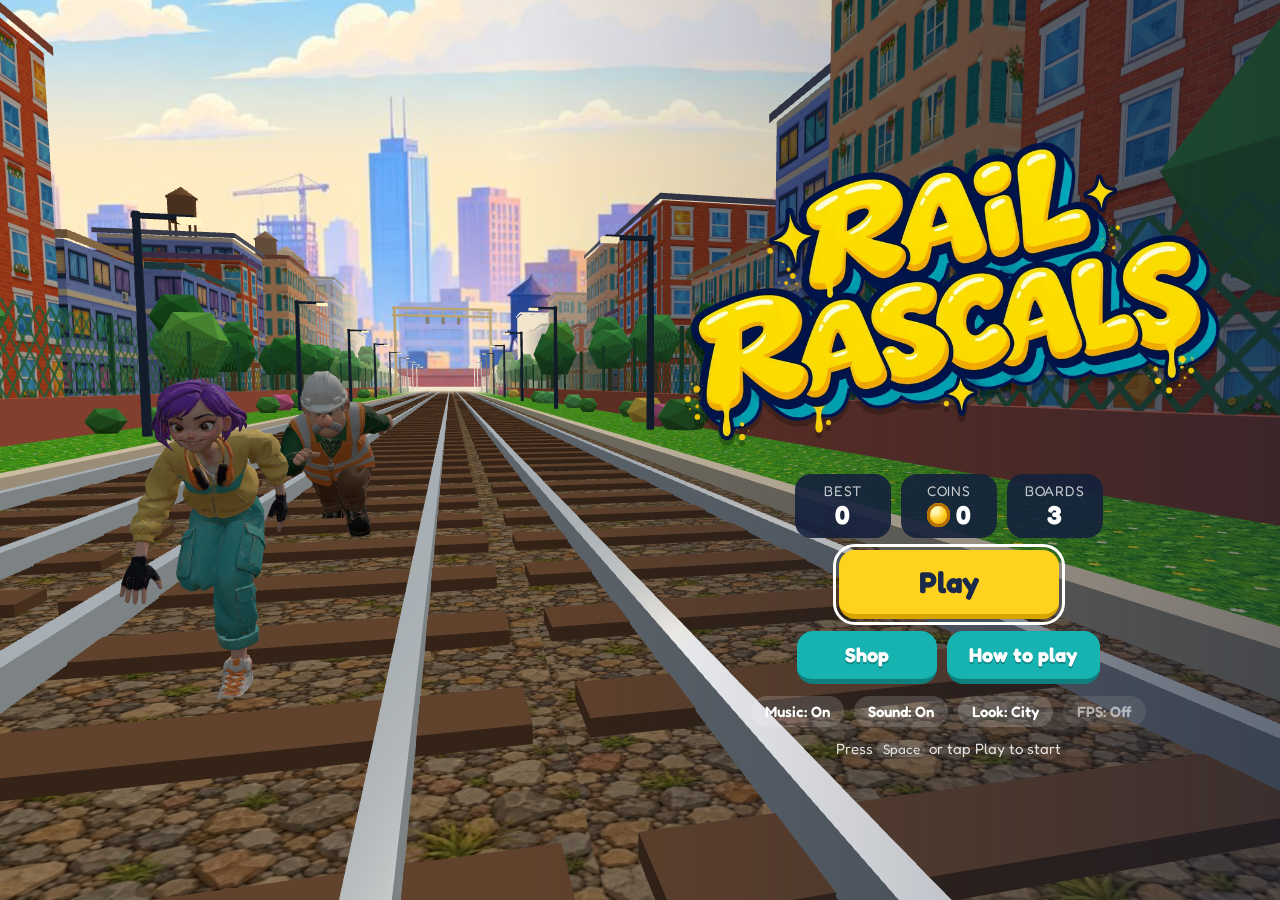
<file: index.html>
<!doctype html>
<html lang="en">
<head>
  <meta charset="utf-8">
  <meta name="viewport" content="width=device-width, initial-scale=1, maximum-scale=1, user-scalable=no, viewport-fit=cover">
  <title>Rail Rascals</title>
  <meta name="description" content="Rail Rascals — a 3D endless runner through a sunny rail yard.">
  <meta name="theme-color" content="#1b2a4a">
  <link rel="preconnect" href="https://fonts.googleapis.com">
  <link rel="preconnect" href="https://fonts.gstatic.com" crossorigin>
  <link href="https://fonts.googleapis.com/css2?family=Fredoka:wght@500;600;700&display=swap" rel="stylesheet">
  <link rel="stylesheet" href="css/style.css">
  <script type="importmap">
    { "imports": { "three": "./vendor/three/three.module.js", "three/addons/": "./vendor/three/addons/" } }
  </script>
</head>
<body>
  <div id="app">
    <canvas id="game" aria-label="Rail Rascals game view"></canvas>
    <div id="touch" aria-hidden="true"></div>
    <div id="fps" class="fps hidden" aria-hidden="true"></div>

    <!-- In-game HUD -->
    <div id="hud" class="hidden">
      <div class="hud-top">
        <button id="btn-pause" class="icon-btn" aria-label="Pause">
          <svg viewBox="0 0 24 24" width="22" height="22"><rect x="5" y="4" width="5" height="16" rx="1.5" fill="currentColor"/><rect x="14" y="4" width="5" height="16" rx="1.5" fill="currentColor"/></svg>
        </button>
        <div class="hud-right">
          <div class="pill score-pill"><span id="score">0</span><span id="mult" class="mult">x1</span></div>
          <div class="pill coin-pill"><span class="coin-icon"></span><span id="coins">0</span></div>
        </div>
      </div>
      <div id="powerups"></div>
      <button id="btn-board" class="board-btn" aria-label="Use hoverboard">
        <span class="board-icon"></span>
        <span id="board-count">0</span>
        <span id="board-bar" class="board-bar"><i></i></span>
      </button>
      <div id="toast" class="toast"></div>
      <div id="countdown" class="countdown hidden"></div>
    </div>

    <!-- Title screen -->
    <section id="menu" class="screen menu hidden">
      <img class="logo" src="assets/textures/logo.webp" alt="Rail Rascals">
      <div class="menu-bottom">
        <div class="menu-stats">
          <div class="stat"><span class="label">Best</span><span id="menu-best" class="value">0</span></div>
          <div class="stat"><span class="label">Coins</span><span class="value"><span class="coin-icon small"></span><span id="menu-coins">0</span></span></div>
          <div class="stat"><span class="label">Boards</span><span id="menu-boards" class="value">0</span></div>
        </div>
        <button id="btn-play" class="btn big primary">Play</button>
        <div class="row">
          <button id="btn-shop" class="btn">Shop</button>
          <button id="btn-help" class="btn">How to play</button>
        </div>
        <div class="row toggles">
          <button id="btn-music" class="chip" aria-pressed="true">Music: On</button>
          <button id="btn-sfx" class="chip" aria-pressed="true">Sound: On</button>
          <button id="btn-theme" class="chip">Look: City</button>
          <button id="btn-fps" class="chip" aria-pressed="false">FPS: Off</button>
        </div>
        <p class="hint">Press <kbd>Space</kbd> or tap Play to start</p>
      </div>
    </section>

    <!-- Pause -->
    <section id="pause" class="screen hidden">
      <div class="panel">
        <h2>Paused</h2>
        <button id="btn-resume" class="btn big primary">Resume</button>
        <div class="row">
          <button id="btn-restart" class="btn">Restart</button>
          <button id="btn-quit" class="btn">Main menu</button>
        </div>
      </div>
    </section>

    <!-- Game over -->
    <section id="over" class="screen hidden">
      <div class="panel">
        <h2 id="over-title">Busted!</h2>
        <div id="over-newbest" class="badge hidden">New best!</div>
        <div class="results">
          <div class="stat"><span class="label">Score</span><span id="over-score" class="value">0</span></div>
          <div class="stat"><span class="label">Coins</span><span class="value"><span class="coin-icon small"></span><span id="over-coins">0</span></span></div>
          <div class="stat"><span class="label">Best</span><span id="over-best" class="value">0</span></div>
        </div>
        <button id="btn-again" class="btn big primary">Run again</button>
        <div class="row">
          <button id="btn-over-shop" class="btn">Shop</button>
          <button id="btn-over-menu" class="btn">Main menu</button>
        </div>
      </div>
    </section>

    <!-- Shop -->
    <section id="shop" class="screen hidden">
      <div class="panel wide">
        <h2>Shop</h2>
        <div class="bank"><span class="coin-icon small"></span><span id="shop-coins">0</span></div>
        <ul id="shop-list" class="shop-list"></ul>
        <button id="btn-shop-back" class="btn">Back</button>
      </div>
    </section>

    <!-- Help -->
    <section id="help" class="screen hidden">
      <div class="panel wide">
        <h2>How to play</h2>
        <div class="help-grid">
          <div>
            <h3>Keyboard</h3>
            <ul>
              <li><kbd>←</kbd> <kbd>→</kbd> or <kbd>A</kbd> <kbd>D</kbd> — switch lanes</li>
              <li><kbd>↑</kbd> <kbd>W</kbd> <kbd>Space</kbd> — jump</li>
              <li><kbd>↓</kbd> <kbd>S</kbd> — roll (drops you fast in mid-air)</li>
              <li><kbd>E</kbd> or <kbd>Shift</kbd> — hoverboard</li>
              <li><kbd>P</kbd> or <kbd>Esc</kbd> — pause</li>
              <li><kbd>F</kbd> — show or hide the FPS counter</li>
            </ul>
          </div>
          <div>
            <h3>Touch</h3>
            <ul>
              <li>Swipe left / right / up / down</li>
              <li>Double-tap for a hoverboard</li>
            </ul>
            <h3>Tips</h3>
            <ul>
              <li>Jump the red &amp; white hurdles, roll under the yellow “DUCK!” gates.</li>
              <li>Ramps lead up onto train roofs — the safest place to be.</li>
              <li>Trains with glowing headlights are coming at you.</li>
              <li>Clip a train or hurdle from the side and you stumble. Stumble twice while the warden is close and you're caught!</li>
              <li>A hoverboard absorbs one crash.</li>
              <li>Spend coins in the shop to unlock new runners: Juno, Ozzy and Nia.</li>
            </ul>
          </div>
        </div>
        <button id="btn-help-back" class="btn">Back</button>
      </div>
    </section>

    <!-- Loading -->
    <section id="loading" class="screen">
      <img class="logo" src="assets/textures/logo.webp" alt="Rail Rascals">
      <div class="loadbar"><i id="loadbar"></i></div>
      <p id="load-msg" class="hint">Loading…</p>
    </section>
  </div>
  <script type="module" src="src/main.js"></script>
</body>
</html>
</file>
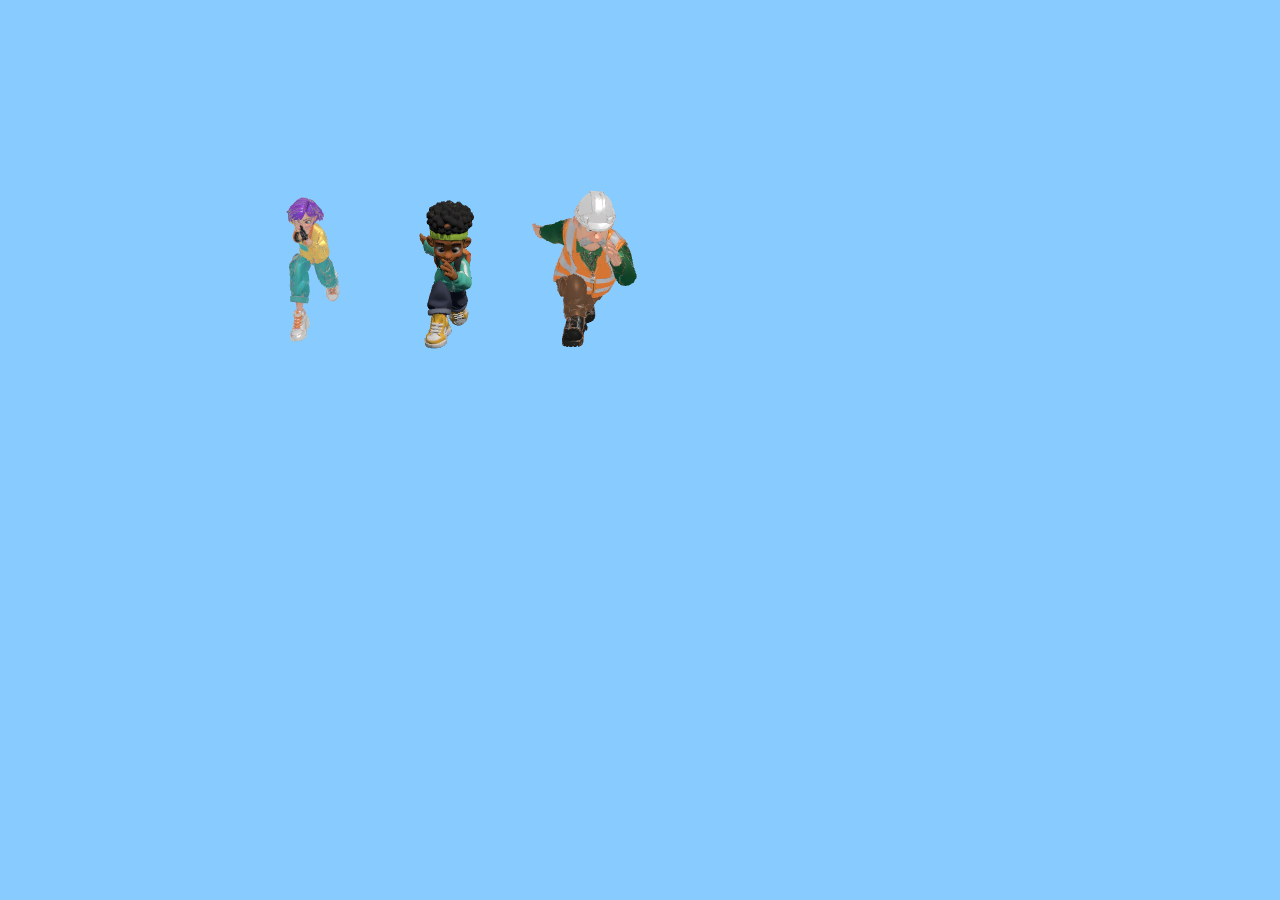
<file: tools/model-check.html>
<!doctype html>
<html><head><meta charset="utf-8"><style>body{margin:0;background:#8cf}</style>
<script type="importmap">{"imports":{"three":"../vendor/three/three.module.js","three/addons/":"../vendor/three/addons/"}}</script>
</head><body>
<script type="module">
import * as THREE from 'three';
import { GLTFLoader } from 'three/addons/loaders/GLTFLoader.js';
const r = new THREE.WebGLRenderer({antialias:true}); r.setSize(900,500); document.body.appendChild(r.domElement);
r.outputColorSpace = THREE.SRGBColorSpace;
const scene = new THREE.Scene(); scene.background = new THREE.Color(0x88ccff);
scene.add(new THREE.HemisphereLight(0xffffff, 0x445566, 1.2));
const d = new THREE.DirectionalLight(0xffffff, 1.8); d.position.set(3,6,5); scene.add(d);
const cam = new THREE.PerspectiveCamera(35, 900/500, 0.1, 100); cam.position.set(0,1.2,7); cam.lookAt(0,0.9,0);
const loader = new GLTFLoader();
const info = {};
const mixers = [];
const params = new URLSearchParams(location.search);
const t = parseFloat(params.get('t')||'0.2');
const rotY = parseFloat(params.get('rot')||'0');
const fixMat = params.get('fix') === '1';
for (const [i,name] of ['kit','remy','warden'].entries()) {
  const g = await loader.loadAsync(`../assets/models/${name}.glb`);
  const root = g.scene; root.position.x = (i - 1) * 1.2; root.rotation.y = rotY;
  scene.add(root);
  const bones=[]; root.traverse(o=>{ if(o.isBone) bones.push(o.name); if(o.isMesh && fixMat){ const m=o.material; o.material=new THREE.MeshStandardMaterial({map:m.map, roughness:0.85, metalness:0}); } if(o.isMesh) info[name+'_mat']={type:o.material.type, emissive:o.material.emissive?.getHexString(), emap:!!o.material.emissiveMap}; });
  const box = new THREE.Box3().setFromObject(root);
  info[name] = {bones, clips: g.animations.map(a=>({name:a.name,duration:a.duration,tracks:a.tracks.length, trackNames:a.tracks.slice(0,6).map(t=>t.name)})), box:[box.min.toArray(), box.max.toArray()]};
  if (g.animations.length) { const m = new THREE.AnimationMixer(root); m.clipAction(g.animations[0]).play(); m.update(t); mixers.push(m); }
}
r.render(scene, cam);
window.__info = info; window.__done = true;
</script></body></html>
</file>
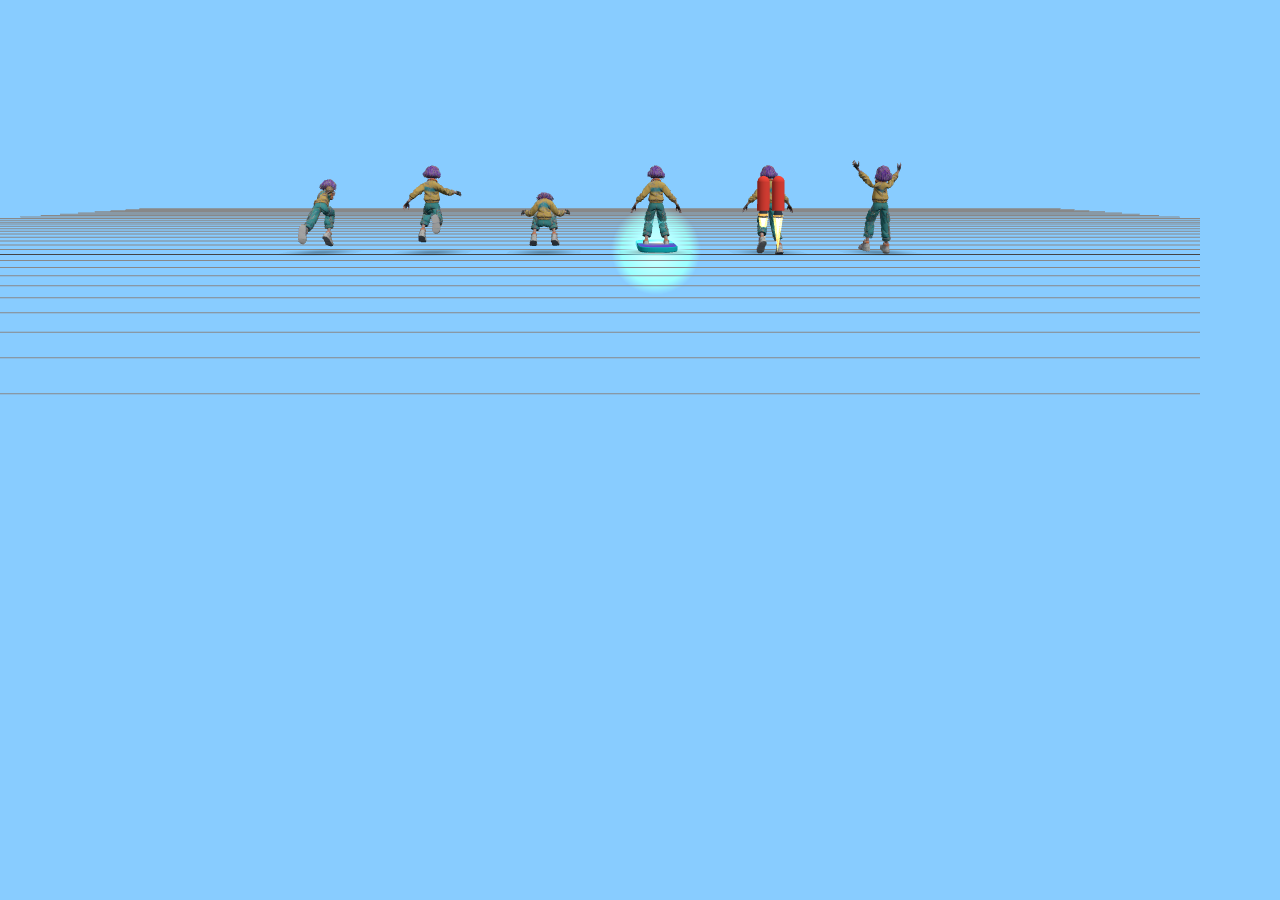
<file: tools/pose-check.html>
<!doctype html>
<html><head><meta charset="utf-8"><style>body{margin:0;background:#8cf}</style>
<script type="importmap">{"imports":{"three":"../vendor/three/three.module.js","three/addons/":"../vendor/three/addons/"}}</script>
</head><body>
<script type="module">
// Dev harness: renders the runner in each procedural pose side by side.
import * as THREE from 'three';
import { GLTFLoader } from 'three/addons/loaders/GLTFLoader.js';
import { Player } from '../src/player.js';
const params = new URLSearchParams(location.search);
const side = params.get('side') === '1';
const r = new THREE.WebGLRenderer({ antialias: true }); r.setSize(1200, 420); document.body.appendChild(r.domElement);
r.outputColorSpace = THREE.SRGBColorSpace;
const scene = new THREE.Scene(); scene.background = new THREE.Color(0x88ccff);
scene.add(new THREE.HemisphereLight(0xffffff, 0x445566, 1.3));
const d = new THREE.DirectionalLight(0xffffff, 1.8); d.position.set(3, 6, 5); scene.add(d);
const grid = new THREE.GridHelper(40, 40); scene.add(grid);
const cam = new THREE.PerspectiveCamera(30, 1200 / 420, 0.1, 100);
if (side) { cam.position.set(14, 1.2, -0.0); cam.lookAt(0, 0.8, 0); } else { cam.position.set(0, 1.4, 14); cam.lookAt(0, 0.8, 0); }
const loader = new GLTFLoader();
const poses = [null, 'jump', 'tuck', 'surf', 'fly', 'crash'];
for (const [i, pose] of poses.entries()) {
  const g = await loader.loadAsync('../assets/models/kit.glb');
  const p = new Player(scene, g);
  const off = (i - (poses.length - 1) / 2) * 2.0;
  p.prevS = p.s = side ? off : 0; p.prevX = p.x = side ? 0 : off;
  if (pose) p.rig.weights[pose] = 1;
  if (pose === 'surf') p.boardT = 10;
  if (pose === 'fly') p.jetpackT = 5;
  p.updateVisual(0.0001, 1, 0.3, 17, () => 0);
  for (const k of Object.keys(p.rig.weights)) p.rig.weights[k] = pose === k ? 1 : 0;
  p.mixer.update(0.2); p.rig.apply();
  p.pivot.rotation.set(0, 0, 0);
  if (pose === 'tuck') p.holder.position.y = -0.75 - 0.3;
}
r.render(scene, cam);
window.__done = true;
</script></body></html>
</file>
<file: css/style.css>
:root {
  --navy: #1b2a4a;
  --navy-2: #243a66;
  --yellow: #ffd21f;
  --yellow-dark: #d9a400;
  --teal: #16b3b0;
  --teal-dark: #0e7f7d;
  --pink: #ff3d7a;
  --white: #ffffff;
  --panel: rgba(21, 33, 60, 0.9);
  --font: 'Fredoka', 'Arial Rounded MT Bold', 'Trebuchet MS', system-ui, sans-serif;
}

* { box-sizing: border-box; }

html, body {
  margin: 0;
  height: 100%;
  overflow: hidden;
  background: #6ec3fc;
  color: var(--white);
  font-family: var(--font);
  -webkit-user-select: none;
  user-select: none;
  -webkit-tap-highlight-color: transparent;
}

#app { position: fixed; inset: 0; }

#game {
  position: absolute;
  inset: 0;
  width: 100%;
  height: 100%;
  display: block;
}

#touch {
  position: absolute;
  inset: 0;
  touch-action: none;
}

.hidden { display: none !important; }

button {
  font-family: inherit;
  cursor: pointer;
  border: 0;
  color: inherit;
}

kbd {
  display: inline-block;
  min-width: 1.6em;
  padding: 0.05em 0.4em;
  border-radius: 6px;
  background: rgba(255, 255, 255, 0.16);
  border-bottom: 2px solid rgba(0, 0, 0, 0.35);
  font-family: inherit;
  font-size: 0.9em;
  text-align: center;
}

/* ---------- HUD ---------- */
#hud {
  position: absolute;
  inset: 0;
  pointer-events: none;
  padding: max(12px, env(safe-area-inset-top)) max(14px, env(safe-area-inset-right)) max(14px, env(safe-area-inset-bottom)) max(14px, env(safe-area-inset-left));
}

.hud-top {
  display: flex;
  justify-content: space-between;
  align-items: flex-start;
  gap: 12px;
}

.hud-right {
  display: flex;
  flex-direction: column;
  align-items: flex-end;
  gap: 8px;
}

.pill {
  display: flex;
  align-items: center;
  gap: 8px;
  padding: 4px 14px;
  border-radius: 999px;
  background: rgba(20, 30, 55, 0.62);
  font-weight: 700;
  font-size: clamp(20px, 3.4vw, 30px);
  text-shadow: 0 2px 0 rgba(0, 0, 0, 0.35);
  font-variant-numeric: tabular-nums;
}

.mult {
  font-size: 0.62em;
  padding: 1px 8px;
  border-radius: 999px;
  background: var(--teal);
}

.mult.hot {
  background: var(--yellow);
  color: var(--navy);
  animation: pulse 0.6s ease-in-out infinite alternate;
}

@keyframes pulse { from { transform: scale(1); } to { transform: scale(1.12); } }

.coin-pill { font-size: clamp(18px, 3vw, 26px); }

.coin-icon {
  display: inline-block;
  width: 1em;
  height: 1em;
  border-radius: 50%;
  background: radial-gradient(circle at 35% 30%, #fff6b0 0 15%, #ffcc22 45%, #d88a00 100%);
  box-shadow: inset 0 0 0 3px #b86f00;
  vertical-align: -0.12em;
}

.coin-icon.small { width: 0.9em; height: 0.9em; margin-right: 6px; }

.icon-btn {
  pointer-events: auto;
  width: 48px;
  height: 48px;
  border-radius: 14px;
  display: grid;
  place-items: center;
  background: rgba(20, 30, 55, 0.62);
  color: var(--white);
}

.icon-btn:active { transform: scale(0.94); }

#powerups {
  position: absolute;
  left: max(14px, env(safe-area-inset-left));
  top: 50%;
  transform: translateY(-50%);
  display: flex;
  flex-direction: column;
  gap: 10px;
}

.pu {
  display: flex;
  align-items: center;
  gap: 8px;
  padding: 6px 10px 6px 6px;
  border-radius: 14px;
  background: rgba(20, 30, 55, 0.62);
}

.pu .ico, .shop-item .ico {
  width: 34px;
  height: 34px;
  border-radius: 10px;
  display: grid;
  place-items: center;
  font-weight: 700;
  font-size: 15px;
  color: var(--navy);
}

.ico svg { width: 72%; height: 72%; }

.pu .bar {
  width: 92px;
  height: 10px;
  border-radius: 6px;
  background: rgba(255, 255, 255, 0.2);
  overflow: hidden;
}

.pu .bar i { display: block; height: 100%; border-radius: 6px; }

.board-btn {
  pointer-events: auto;
  position: absolute;
  right: max(14px, env(safe-area-inset-right));
  bottom: max(16px, env(safe-area-inset-bottom));
  display: flex;
  align-items: center;
  gap: 8px;
  padding: 8px 14px 8px 10px;
  border-radius: 18px;
  background: linear-gradient(160deg, #12c2c9, #7b3fe4);
  border-bottom: 4px solid rgba(0, 0, 0, 0.3);
  font-size: 22px;
  font-weight: 700;
  text-shadow: 0 2px 0 rgba(0, 0, 0, 0.3);
}

.board-btn:disabled { filter: grayscale(0.8) brightness(0.8); cursor: default; }
.board-btn:active:not(:disabled) { transform: translateY(2px); border-bottom-width: 2px; }

.board-icon {
  width: 38px;
  height: 14px;
  border-radius: 8px;
  background: linear-gradient(90deg, #ffd400, #ff7ab8);
  box-shadow: 0 3px 0 rgba(0, 0, 0, 0.25);
}

.board-bar {
  position: absolute;
  left: 10px;
  right: 10px;
  bottom: 3px;
  height: 4px;
  border-radius: 2px;
  overflow: hidden;
  background: rgba(0, 0, 0, 0.25);
}

.board-bar i { display: block; height: 100%; width: 0; background: #fff; }

.toast {
  position: absolute;
  left: 50%;
  top: 22%;
  transform: translate(-50%, 0) scale(0.9);
  padding: 8px 20px;
  border-radius: 999px;
  background: rgba(20, 30, 55, 0.75);
  font-size: clamp(18px, 3vw, 26px);
  font-weight: 700;
  white-space: nowrap;
  opacity: 0;
  transition: opacity 0.2s, transform 0.2s;
}

.toast.show { opacity: 1; transform: translate(-50%, 0) scale(1); }

.countdown {
  position: absolute;
  inset: 0;
  display: grid;
  place-items: center;
  font-size: clamp(90px, 22vw, 180px);
  font-weight: 700;
  color: var(--yellow);
  -webkit-text-stroke: 6px var(--navy);
  paint-order: stroke fill;
  text-shadow: 0 8px 0 rgba(0, 0, 0, 0.3);
}

/* ---------- screens ---------- */
.screen {
  position: absolute;
  inset: 0;
  display: flex;
  flex-direction: column;
  align-items: center;
  justify-content: center;
  gap: 14px;
  padding: 24px 16px;
  text-align: center;
  background: rgba(15, 25, 50, 0.35);
  overflow-y: auto;
}

/* Centre with auto margins rather than justify-content, so a panel taller than the screen
   (the shop on a phone) scrolls from its top instead of being clipped above it. */
.screen:not(.menu) { justify-content: flex-start; }
.screen:not(.menu) > :first-child { margin-top: auto; }
.screen:not(.menu) > :last-child { margin-bottom: auto; }

.screen.menu {
  background: linear-gradient(180deg, rgba(15, 25, 50, 0.1) 0%, rgba(15, 25, 50, 0.1) 45%, rgba(15, 25, 50, 0.55) 100%);
  justify-content: space-between;
}

#loading { background: var(--navy); justify-content: center; }

.logo {
  width: min(560px, 86vw);
  max-height: 34vh;
  object-fit: contain;
  filter: drop-shadow(0 6px 0 rgba(0, 0, 0, 0.25));
}

.menu .logo { margin-top: 2vh; }

@media (min-aspect-ratio: 1/1) {
  .screen.menu {
    align-items: flex-end;
    justify-content: center;
    gap: 3vh;
    padding-right: max(4vw, env(safe-area-inset-right));
    background: linear-gradient(90deg, rgba(15, 25, 50, 0) 0%, rgba(15, 25, 50, 0) 40%, rgba(15, 25, 50, 0.45) 100%);
  }
  .screen.menu > * { width: min(560px, 50vw); }
  .menu .logo { margin-top: 0; }
}

.panel {
  display: flex;
  flex-direction: column;
  align-items: center;
  gap: 14px;
  width: min(440px, 100%);
  padding: 22px 20px;
  border-radius: 24px;
  background: var(--panel);
  box-shadow: 0 12px 30px rgba(0, 0, 0, 0.35);
}

.panel.wide { width: min(720px, 100%); }

.panel h2 {
  margin: 0;
  font-size: clamp(34px, 7vw, 48px);
  color: var(--yellow);
  -webkit-text-stroke: 2px var(--navy);
  text-shadow: 0 4px 0 rgba(0, 0, 0, 0.35);
}

.panel h3 { margin: 6px 0 4px; color: var(--yellow); }

.row { display: flex; gap: 10px; flex-wrap: wrap; justify-content: center; }
.panel .row { width: 100%; }
.panel .row .btn { flex: 1 1 140px; }

.btn {
  min-width: 140px;
  padding: 12px 22px;
  border-radius: 16px;
  background: var(--teal);
  border-bottom: 5px solid var(--teal-dark);
  font-size: 20px;
  font-weight: 700;
  text-shadow: 0 2px 0 rgba(0, 0, 0, 0.25);
}

.btn:active { transform: translateY(3px); border-bottom-width: 2px; }
.btn:focus-visible, .chip:focus-visible, .icon-btn:focus-visible, .board-btn:focus-visible { outline: 3px solid #fff; outline-offset: 3px; }

.btn.primary {
  background: var(--yellow);
  border-bottom-color: var(--yellow-dark);
  color: var(--navy);
  text-shadow: none;
}

.btn.big { min-width: 220px; padding: 14px 36px; font-size: 30px; }

.btn:disabled { opacity: 0.5; cursor: default; }

.chip {
  padding: 6px 14px;
  border-radius: 999px;
  background: rgba(255, 255, 255, 0.16);
  font-size: 15px;
  font-weight: 600;
}

.chip[aria-pressed="false"] { opacity: 0.6; }

.menu-stats, .results {
  display: flex;
  gap: 10px;
  flex-wrap: wrap;
  justify-content: center;
}

.stat {
  display: flex;
  flex-direction: column;
  align-items: center;
  min-width: 96px;
  padding: 8px 14px;
  border-radius: 16px;
  background: var(--panel);
}

.stat .label { font-size: 14px; opacity: 0.75; text-transform: uppercase; letter-spacing: 0.06em; }
.stat .value { font-size: 26px; font-weight: 700; font-variant-numeric: tabular-nums; }

.menu-bottom { display: flex; flex-direction: column; align-items: center; gap: 12px; }

.hint { margin: 0; opacity: 0.85; font-size: 15px; }

.badge {
  padding: 4px 16px;
  border-radius: 999px;
  background: var(--pink);
  font-weight: 700;
  animation: pulse 0.6s ease-in-out infinite alternate;
}

.loadbar {
  width: min(320px, 80vw);
  height: 14px;
  border-radius: 8px;
  background: rgba(255, 255, 255, 0.15);
  overflow: hidden;
}

.loadbar i { display: block; height: 100%; width: 0; background: var(--yellow); transition: width 0.2s; }

.bank { font-size: 26px; font-weight: 700; }
.shop-note { margin: -4px 0 0; font-size: 14px; opacity: 0.8; }

.shop-list {
  list-style: none;
  margin: 0;
  padding: 0;
  width: 100%;
  display: flex;
  flex-direction: column;
  gap: 10px;
}

.shop-item {
  display: flex;
  align-items: center;
  gap: 12px;
  padding: 10px 12px;
  border-radius: 16px;
  background: rgba(255, 255, 255, 0.08);
  text-align: left;
}

.shop-item .ico {
  flex: 0 0 44px;
  width: 44px;
  height: 44px;
  border-radius: 12px;
}

.shop-item .info { flex: 1; min-width: 0; }
.shop-item .name { font-weight: 700; font-size: 18px; }
.shop-item .desc { font-size: 14px; opacity: 0.75; }

.pips { display: flex; gap: 4px; margin-top: 4px; }
.pips i { width: 18px; height: 8px; border-radius: 4px; background: rgba(255, 255, 255, 0.2); }
.pips i.on { background: var(--yellow); }

.shop-item .btn { min-width: 110px; padding: 8px 12px; font-size: 17px; }

.shop-head { text-align: left; margin-top: 4px; }
.shop-head h3 { margin: 0; color: var(--yellow); }
.shop-head .shop-note { margin: 2px 0 0; }

.runner-grid {
  display: grid;
  grid-template-columns: repeat(auto-fill, minmax(124px, 1fr));
  gap: 10px;
}

.runner-card {
  display: flex;
  flex-direction: column;
  align-items: center;
  gap: 4px;
  padding: 10px 8px;
  border-radius: 16px;
  background: rgba(255, 255, 255, 0.08);
  border: 2px solid transparent;
}

.runner-card.active { border-color: var(--yellow); background: rgba(255, 212, 0, 0.12); }
.runner-card img { width: 84px; height: 84px; border-radius: 50%; background: #fff; object-fit: cover; }
.runner-card .name { font-weight: 700; font-size: 18px; }
.runner-card .desc { font-size: 12.5px; opacity: 0.75; line-height: 1.25; text-align: center; flex: 1; }
.runner-card .btn { width: 100%; padding: 7px 8px; font-size: 16px; }

.help-grid {
  display: grid;
  grid-template-columns: repeat(auto-fit, minmax(240px, 1fr));
  gap: 8px 24px;
  text-align: left;
  width: 100%;
}

.help-grid ul { margin: 0; padding-left: 18px; line-height: 1.6; }

@media (max-height: 560px) {
  .logo { max-height: 26vh; }
  .btn.big { font-size: 24px; padding: 10px 28px; }
  .stat .value { font-size: 20px; }
}

/* FPS counter (toggle with F or the title-screen chip); sits above every screen */
.fps {
  position: absolute;
  left: max(12px, env(safe-area-inset-left));
  bottom: max(12px, env(safe-area-inset-bottom));
  z-index: 50;
  padding: 3px 9px;
  border-radius: 8px;
  background: rgba(0, 0, 0, 0.55);
  color: #9dff9d;
  font: 600 13px/1.4 ui-monospace, 'SFMono-Regular', Menlo, Consolas, monospace;
  pointer-events: none;
  white-space: nowrap;
}
</file>
